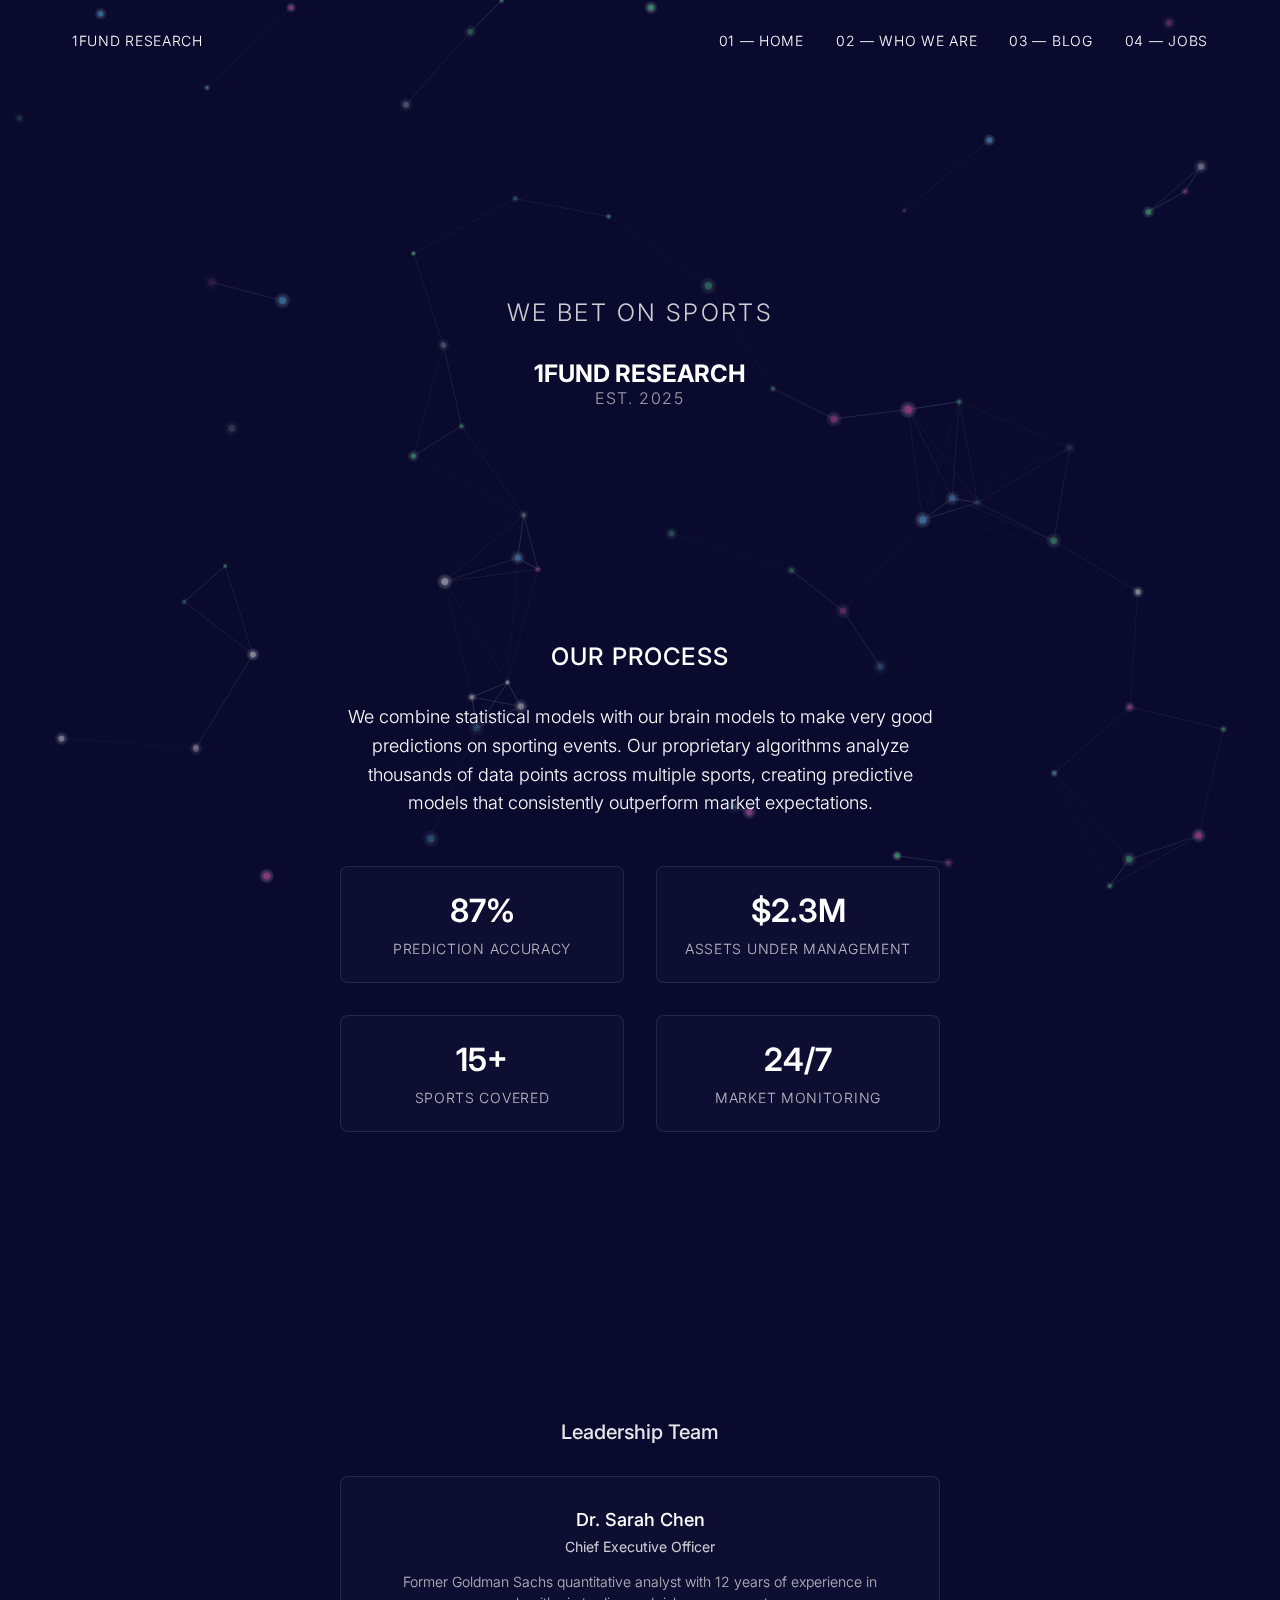
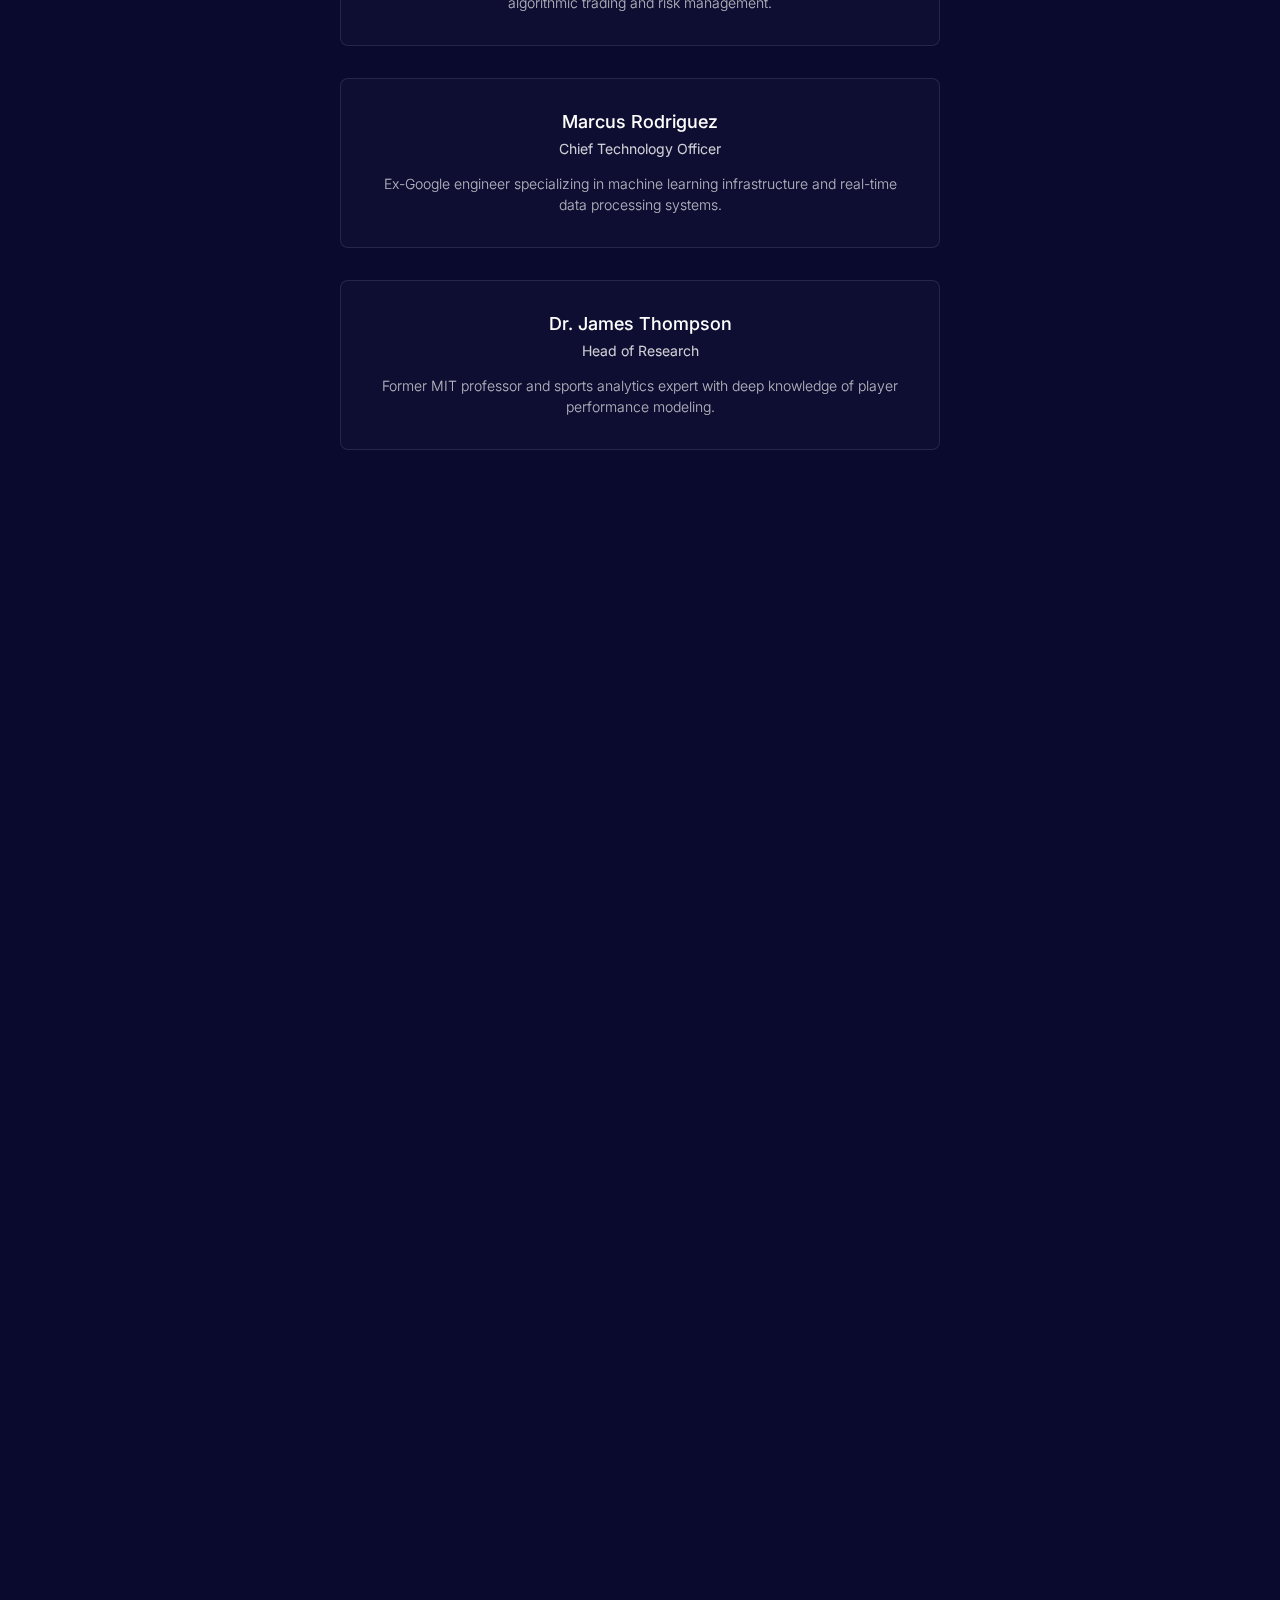
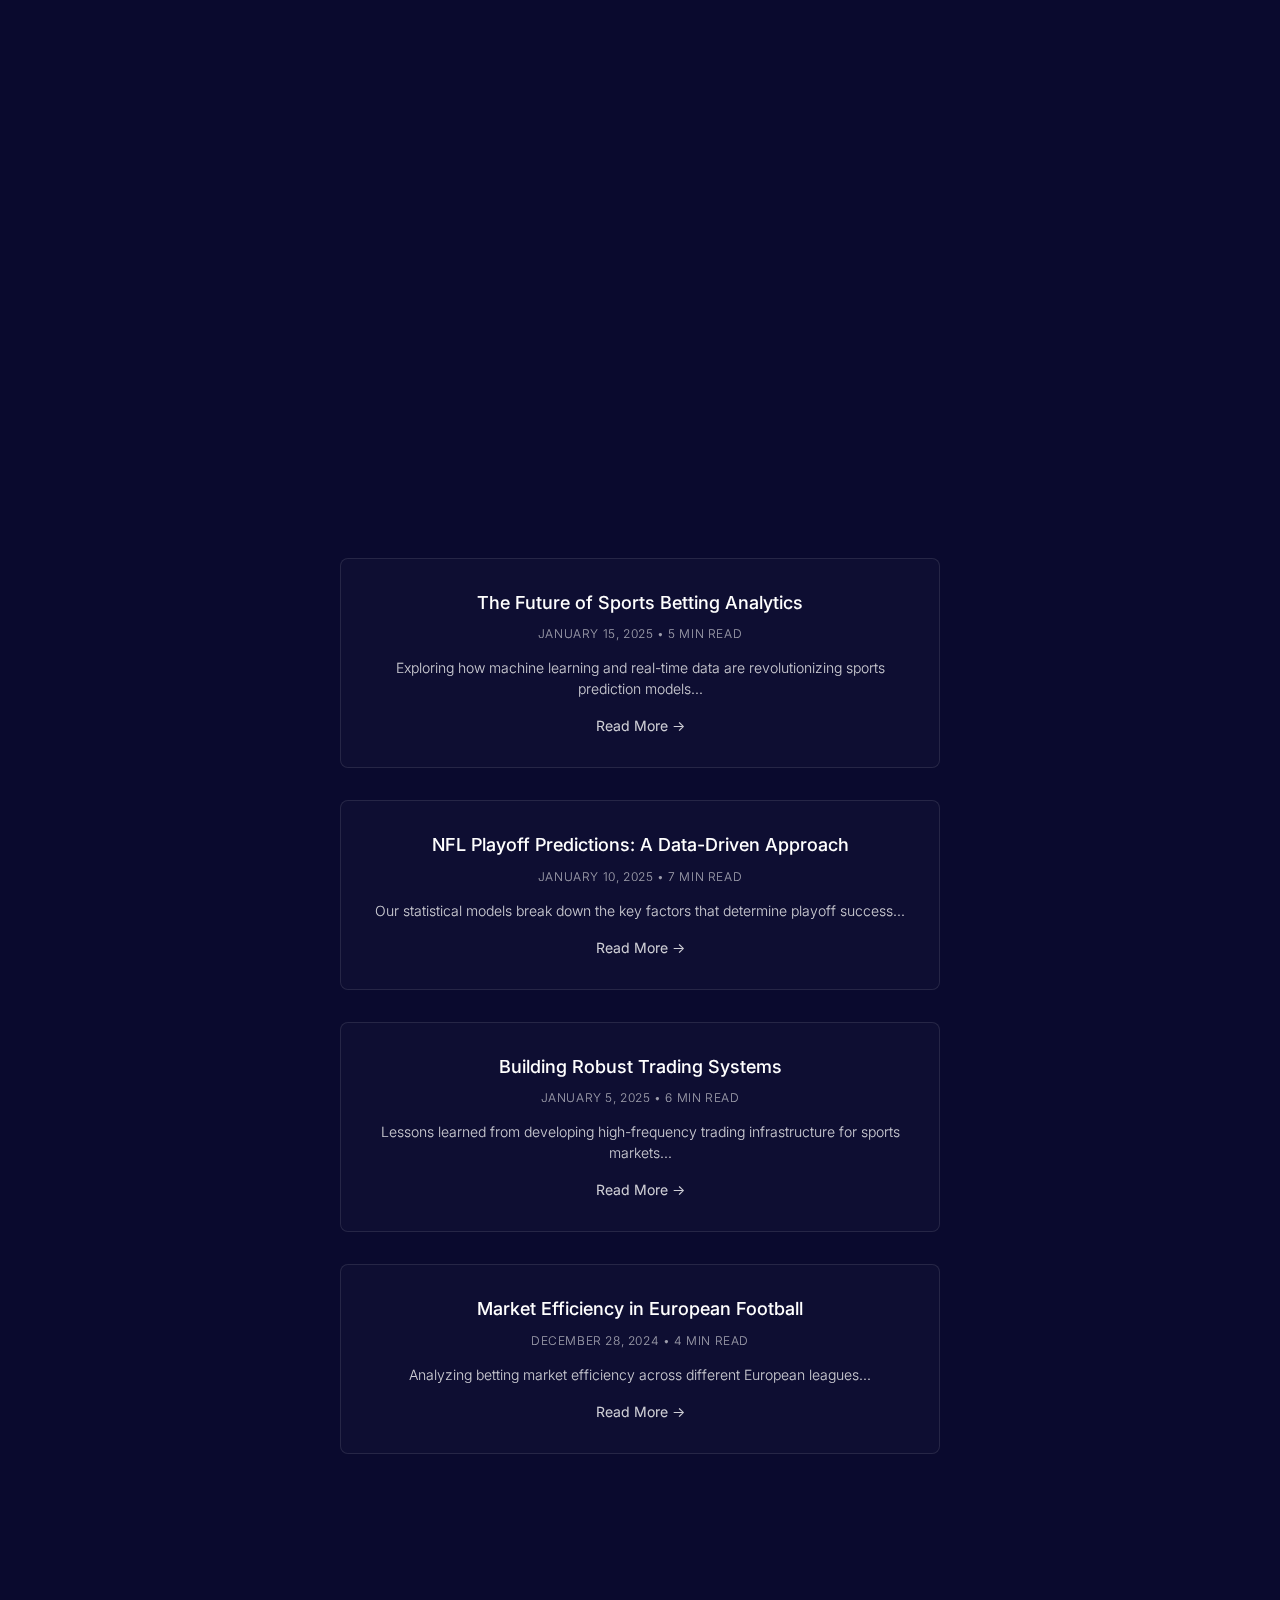
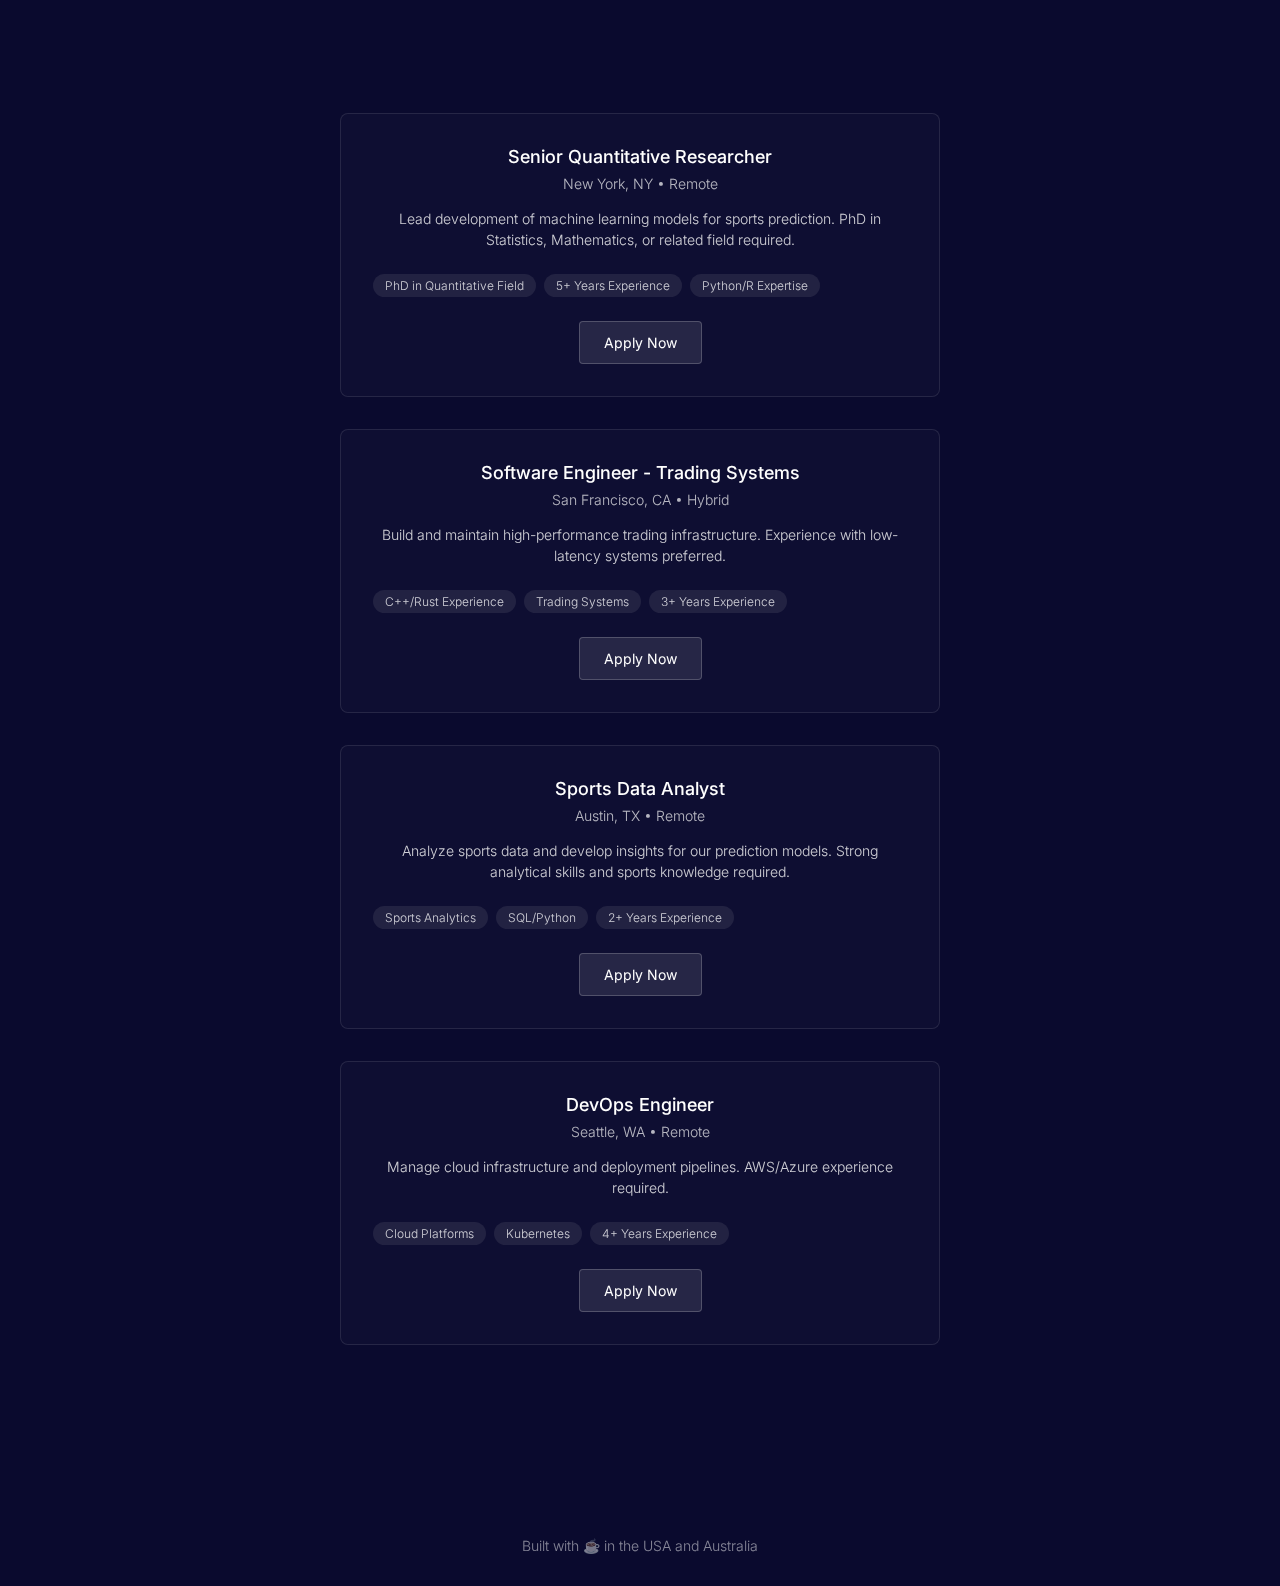
<file: index.html>
<!DOCTYPE html>
<html lang="en">
<head>
    <meta charset="UTF-8">
    <meta name="viewport" content="width=device-width, initial-scale=1.0">
    <title>1Fund Research</title>
    <link rel="stylesheet" href="styles.css">
    <link rel="preconnect" href="https://fonts.googleapis.com">
    <link rel="preconnect" href="https://fonts.gstatic.com" crossorigin>
    <link href="https://fonts.googleapis.com/css2?family=Inter:wght@300;400;500;600&display=swap" rel="stylesheet">
</head>
<body>
    <canvas id="graphCanvas"></canvas>
    
    <nav class="nav">
        <div class="nav-container">
            <div class="nav-left">
                <span class="nav-item">1FUND RESEARCH</span>
            </div>
            <div class="nav-right">
                <span class="nav-item">01 — HOME</span>
                <span class="nav-item">02 — WHO WE ARE</span>
                <span class="nav-item">03 — BLOG</span>
                <span class="nav-item">04 — JOBS</span>
            </div>
        </div>
    </nav>

    <main class="main">
        <div class="hero">
            <div class="hero-text">
                <h1 class="hero-title">WE BET ON SPORTS</h1>
                <h2 class="company-name">1FUND RESEARCH</h2>
                <p class="est-date">EST. 2025</p>
            </div>
        </div>

        <section class="content">
            <div class="section" id="home">
                <h3 class="section-title">OUR PROCESS</h3>
                <p class="section-description">
                    We combine statistical models with our brain models to make very good predictions on sporting events. Our proprietary algorithms analyze thousands of data points across multiple sports, creating predictive models that consistently outperform market expectations.
                </p>
                
                <div class="stats-grid">
                    <div class="stat-item">
                        <span class="stat-number">87%</span>
                        <span class="stat-label">Prediction Accuracy</span>
                    </div>
                    <div class="stat-item">
                        <span class="stat-number">$2.3M</span>
                        <span class="stat-label">Assets Under Management</span>
                    </div>
                    <div class="stat-item">
                        <span class="stat-number">15+</span>
                        <span class="stat-label">Sports Covered</span>
                    </div>
                    <div class="stat-item">
                        <span class="stat-number">24/7</span>
                        <span class="stat-label">Market Monitoring</span>
                    </div>
                </div>
            </div>

            <div class="section" id="who-we-are">
                <h3 class="section-title">WHO WE ARE</h3>
                <p class="section-description">
                    1Fund Research is a quantitative trading firm specializing in sports betting markets. Founded by former Wall Street quants and professional sports analysts, we leverage cutting-edge machine learning and statistical modeling to identify profitable opportunities in global sports markets.
                </p>
                
                <div class="team-section">
                    <h4 class="subsection-title">Leadership Team</h4>
                    <div class="team-grid">
                        <div class="team-member">
                            <h5>Dr. Sarah Chen</h5>
                            <p class="role">Chief Executive Officer</p>
                            <p class="bio">Former Goldman Sachs quantitative analyst with 12 years of experience in algorithmic trading and risk management.</p>
                        </div>
                        <div class="team-member">
                            <h5>Marcus Rodriguez</h5>
                            <p class="role">Chief Technology Officer</p>
                            <p class="bio">Ex-Google engineer specializing in machine learning infrastructure and real-time data processing systems.</p>
                        </div>
                        <div class="team-member">
                            <h5>Dr. James Thompson</h5>
                            <p class="role">Head of Research</p>
                            <p class="bio">Former MIT professor and sports analytics expert with deep knowledge of player performance modeling.</p>
                        </div>
                    </div>
                </div>
            </div>

            <div class="section" id="what-we-do">
                <h3 class="section-title">WHAT WE DO</h3>
                
                <div class="process-items">
                    <div class="process-item">
                        <span class="process-number">01 —</span>
                        <span class="process-title">STATISTICAL MODELS</span>
                        <p class="process-description">
                            We ingest data on all aspects of sporting events to train advanced machine learning models. Our proprietary algorithms analyze player statistics, team performance, weather conditions, injury reports, and historical matchups to generate highly accurate predictions.
                        </p>
                        <ul class="feature-list">
                            <li>Real-time data ingestion from 50+ sources</li>
                            <li>Advanced neural networks for pattern recognition</li>
                            <li>Ensemble methods combining multiple models</li>
                            <li>Continuous model retraining and optimization</li>
                        </ul>
                    </div>

                    <div class="process-item">
                        <span class="process-number">02 —</span>
                        <span class="process-title">BRAIN MODELS</span>
                        <p class="process-description">
                            We layer in ball knowledge from our very capable human brains. Our team of former professional athletes, coaches, and sports analysts provides crucial context that pure data models miss, including intangibles like team chemistry, coaching strategies, and psychological factors.
                        </p>
                        <ul class="feature-list">
                            <li>Expert analysis from former professional athletes</li>
                            <li>Coaching insights and strategic understanding</li>
                            <li>Psychological and motivational factors</li>
                            <li>Real-time game situation analysis</li>
                        </ul>
                    </div>

                    <div class="process-item">
                        <span class="process-number">03 —</span>
                        <span class="process-title">MARKET OPERATIONS</span>
                        <p class="process-description">
                            We have access to betting markets worldwide, allowing us to place bets in any region at any time. Our global network of partnerships ensures optimal execution and the best available odds across multiple jurisdictions.
                        </p>
                        <ul class="feature-list">
                            <li>Access to 200+ global betting markets</li>
                            <li>Automated execution systems</li>
                            <li>Risk management and position sizing</li>
                            <li>Real-time arbitrage opportunities</li>
                        </ul>
                    </div>

                    <div class="process-item">
                        <span class="process-number">04 —</span>
                        <span class="process-title">TECHNOLOGY</span>
                        <p class="process-description">
                            We build infrastructure to automate the tedious boring stuff so we can focus on what matters. Our proprietary trading platform handles everything from data collection to order execution, allowing our team to concentrate on strategy development and model refinement.
                        </p>
                        <ul class="feature-list">
                            <li>Microsecond-latency trading systems</li>
                            <li>Cloud-native infrastructure</li>
                            <li>Advanced monitoring and alerting</li>
                            <li>Scalable data processing pipelines</li>
                        </ul>
                    </div>
                </div>
            </div>

            <div class="section" id="blog">
                <h3 class="section-title">BLOG</h3>
                <p class="section-description">
                    Insights from our research team on sports analytics, market trends, and quantitative strategies.
                </p>
                
                <div class="blog-grid">
                    <article class="blog-post">
                        <h4>The Future of Sports Betting Analytics</h4>
                        <p class="blog-meta">January 15, 2025 • 5 min read</p>
                        <p class="blog-excerpt">Exploring how machine learning and real-time data are revolutionizing sports prediction models...</p>
                        <a href="#" class="read-more">Read More →</a>
                    </article>
                    
                    <article class="blog-post">
                        <h4>NFL Playoff Predictions: A Data-Driven Approach</h4>
                        <p class="blog-meta">January 10, 2025 • 7 min read</p>
                        <p class="blog-excerpt">Our statistical models break down the key factors that determine playoff success...</p>
                        <a href="#" class="read-more">Read More →</a>
                    </article>
                    
                    <article class="blog-post">
                        <h4>Building Robust Trading Systems</h4>
                        <p class="blog-meta">January 5, 2025 • 6 min read</p>
                        <p class="blog-excerpt">Lessons learned from developing high-frequency trading infrastructure for sports markets...</p>
                        <a href="#" class="read-more">Read More →</a>
                    </article>
                    
                    <article class="blog-post">
                        <h4>Market Efficiency in European Football</h4>
                        <p class="blog-meta">December 28, 2024 • 4 min read</p>
                        <p class="blog-excerpt">Analyzing betting market efficiency across different European leagues...</p>
                        <a href="#" class="read-more">Read More →</a>
                    </article>
                </div>
            </div>

            <div class="section" id="jobs">
                <h3 class="section-title">JOBS</h3>
                <p class="section-description">
                    Join our team of quantitative researchers, engineers, and sports analysts. We're looking for talented individuals who share our passion for data-driven decision making and sports analytics.
                </p>
                
                <div class="jobs-grid">
                    <div class="job-posting">
                        <h4>Senior Quantitative Researcher</h4>
                        <p class="job-location">New York, NY • Remote</p>
                        <p class="job-description">Lead development of machine learning models for sports prediction. PhD in Statistics, Mathematics, or related field required.</p>
                        <div class="job-requirements">
                            <span class="requirement">PhD in Quantitative Field</span>
                            <span class="requirement">5+ Years Experience</span>
                            <span class="requirement">Python/R Expertise</span>
                        </div>
                        <a href="#" class="apply-button">Apply Now</a>
                    </div>
                    
                    <div class="job-posting">
                        <h4>Software Engineer - Trading Systems</h4>
                        <p class="job-location">San Francisco, CA • Hybrid</p>
                        <p class="job-description">Build and maintain high-performance trading infrastructure. Experience with low-latency systems preferred.</p>
                        <div class="job-requirements">
                            <span class="requirement">C++/Rust Experience</span>
                            <span class="requirement">Trading Systems</span>
                            <span class="requirement">3+ Years Experience</span>
                        </div>
                        <a href="#" class="apply-button">Apply Now</a>
                    </div>
                    
                    <div class="job-posting">
                        <h4>Sports Data Analyst</h4>
                        <p class="job-location">Austin, TX • Remote</p>
                        <p class="job-description">Analyze sports data and develop insights for our prediction models. Strong analytical skills and sports knowledge required.</p>
                        <div class="job-requirements">
                            <span class="requirement">Sports Analytics</span>
                            <span class="requirement">SQL/Python</span>
                            <span class="requirement">2+ Years Experience</span>
                        </div>
                        <a href="#" class="apply-button">Apply Now</a>
                    </div>
                    
                    <div class="job-posting">
                        <h4>DevOps Engineer</h4>
                        <p class="job-location">Seattle, WA • Remote</p>
                        <p class="job-description">Manage cloud infrastructure and deployment pipelines. AWS/Azure experience required.</p>
                        <div class="job-requirements">
                            <span class="requirement">Cloud Platforms</span>
                            <span class="requirement">Kubernetes</span>
                            <span class="requirement">4+ Years Experience</span>
                        </div>
                        <a href="#" class="apply-button">Apply Now</a>
                    </div>
                </div>
            </div>
        </section>

        <footer class="footer">
            <p>Built with ☕️ in the USA and Australia</p>
        </footer>
    </main>

    <script src="script.js"></script>
</body>
</html>
</file>
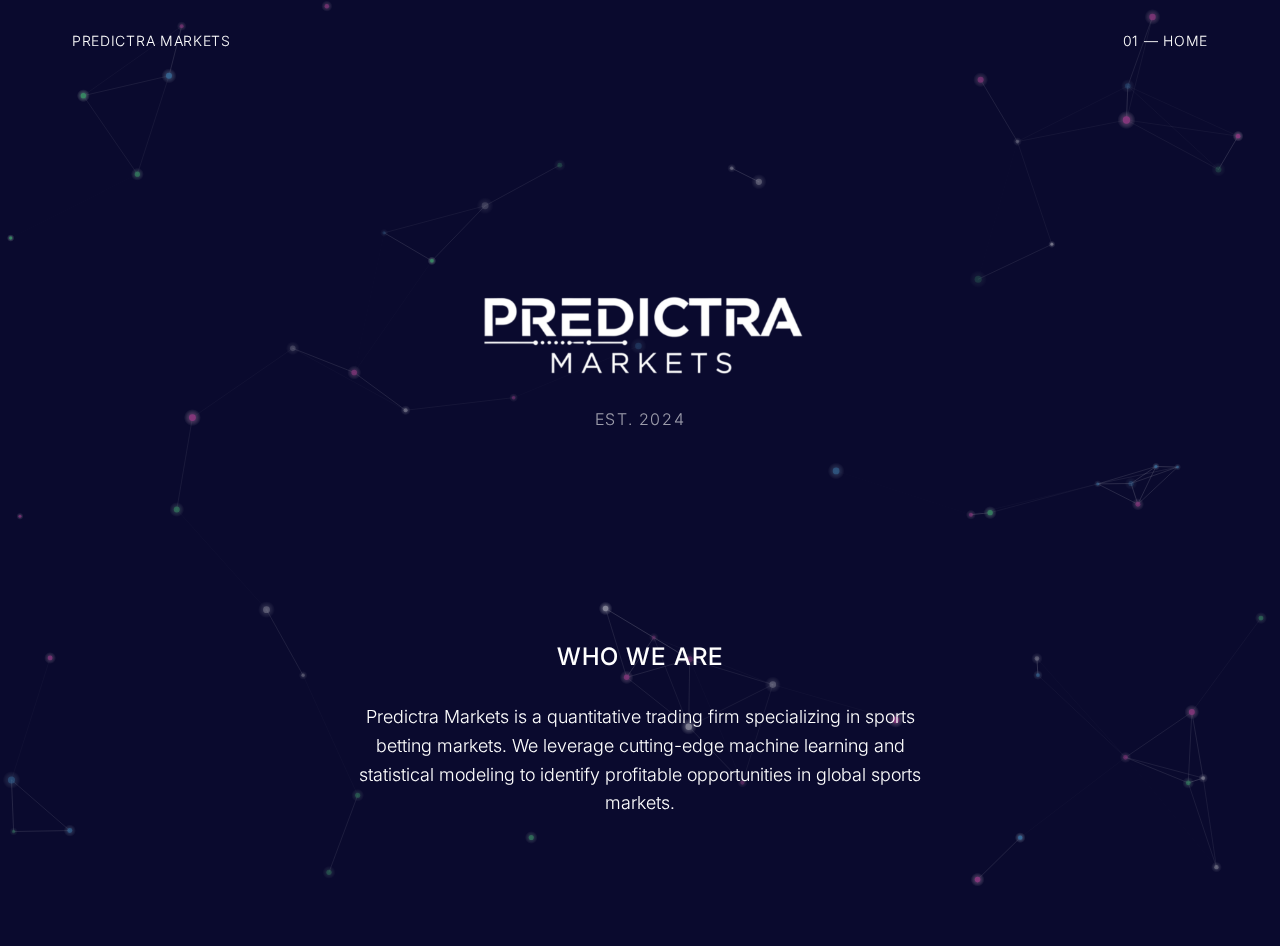
<file: index copy.html>
<!DOCTYPE html>
<html lang="en">
<head>
    <meta charset="UTF-8">
    <meta name="viewport" content="width=device-width, initial-scale=1.0">
    <title>Predictra Markets</title>
    <link rel="stylesheet" href="styles.css">
    <link rel="preconnect" href="https://fonts.googleapis.com">
    <link rel="preconnect" href="https://fonts.gstatic.com" crossorigin>
    <link href="https://fonts.googleapis.com/css2?family=Inter:wght@300;400;500;600&display=swap" rel="stylesheet">
</head>
<body>
    <canvas id="graphCanvas"></canvas>
    
    <nav class="nav">
        <div class="nav-container">
            <div class="nav-left">
                <span class="nav-item">PREDICTRA MARKETS</span>
            </div>
            <div class="nav-right">
                <span class="nav-item">01 — HOME</span>
                
            </div>
        </div>
    </nav>

    <main class="main">
        <div class="hero">
            <div class="hero-text">
                <img src="predictra-logo.png" alt="Predictra Markets" class="company-logo">
                <p class="est-date">EST. 2024</p>
            </div>
        </div>

        <section class="content">
            
            <div class="section" id="who-we-are">
                <h3 class="section-title">WHO WE ARE</h3>
                <p class="section-description">
                    Predictra Markets is a quantitative trading firm specializing in sports betting markets. We leverage cutting-edge machine learning and statistical modeling to identify profitable opportunities in global sports markets.
                </p>
            </div>

        </section>

        
    </main>

    <script src="script.js"></script>
</body>
</html>
</file>
<file: styles.css>
* {
    margin: 0;
    padding: 0;
    box-sizing: border-box;
}

body {
    font-family: 'Inter', sans-serif;
    background-color: #0a0a2e;
    color: #ffffff;
    overflow-x: hidden;
    position: relative;
}

#graphCanvas {
    position: fixed;
    top: 0;
    left: 0;
    width: 100%;
    height: 100%;
    z-index: -1;
    opacity: 0.5;
}

.nav {
    position: fixed;
    top: 0;
    left: 0;
    right: 0;
    z-index: 100;
    padding: 2rem 0;
}

.nav-container {
    display: flex;
    justify-content: space-between;
    align-items: center;
    max-width: 1200px;
    margin: 0 auto;
    padding: 0 2rem;
}

.nav-left, .nav-right {
    display: flex;
    gap: 2rem;
}

.nav-item {
    font-size: 0.875rem;
    font-weight: 300;
    letter-spacing: 0.05em;
    cursor: pointer;
    transition: opacity 0.3s ease;
}

.nav-item:hover {
    opacity: 0.7;
}

.main {
    padding-top: 8rem;
    min-height: 100vh;
}

.hero {
    display: flex;
    justify-content: center;
    align-items: center;
    min-height: 50vh;
    text-align: center;
    padding: 0 2rem;
}

.hero-text {
    max-width: 800px;
}

.hero-title {
    font-size: 1.5rem;
    font-weight: 300;
    letter-spacing: 0.1em;
    margin-bottom: 2rem;
    opacity: 0.8;
}

.company-logo {
    max-width: 400px;
    width: 100%;
    height: auto;
    margin-bottom: 1rem;
    filter: brightness(1.1);
}

.est-date {
    font-size: 1rem;
    font-weight: 300;
    letter-spacing: 0.1em;
    opacity: 0.6;
}

.content {
    max-width: 800px;
    margin: 0 auto;
    padding: 4rem 2rem;
    display: flex;
    flex-direction: column;
    align-items: center;
    text-align: center;
}

.section {
    margin-bottom: 4rem;
    max-width: 600px;
}

.section-title {
    font-size: 1.5rem;
    font-weight: 500;
    letter-spacing: 0.05em;
    margin-bottom: 2rem;
}

.section-description {
    font-size: 1.125rem;
    font-weight: 300;
    line-height: 1.6;
    max-width: 600px;
    opacity: 0.8;
}

.process-items {
    display: grid;
    gap: 3rem;
    margin-top: 3rem;
}

.process-item {
    display: flex;
    flex-direction: column;
    gap: 0.5rem;
}

.process-number {
    font-size: 1rem;
    font-weight: 400;
    letter-spacing: 0.05em;
    opacity: 0.6;
}

.process-title {
    font-size: 1.25rem;
    font-weight: 500;
    letter-spacing: 0.05em;
}

.process-description {
    font-size: 1rem;
    font-weight: 300;
    line-height: 1.5;
    opacity: 0.7;
    max-width: 500px;
}

/* Stats Grid */
.stats-grid {
    display: grid;
    grid-template-columns: repeat(auto-fit, minmax(200px, 1fr));
    gap: 2rem;
    margin-top: 3rem;
}

.stat-item {
    text-align: center;
    padding: 1.5rem;
    border: 1px solid rgba(255, 255, 255, 0.1);
    border-radius: 8px;
    background: rgba(255, 255, 255, 0.02);
}

.stat-number {
    display: block;
    font-size: 2rem;
    font-weight: 600;
    color: #ffffff;
    margin-bottom: 0.5rem;
}

.stat-label {
    font-size: 0.875rem;
    font-weight: 300;
    opacity: 0.7;
    text-transform: uppercase;
    letter-spacing: 0.05em;
}

/* Team Section */
.team-section {
    margin-top: 3rem;
}

.subsection-title {
    font-size: 1.25rem;
    font-weight: 500;
    margin-bottom: 2rem;
    opacity: 0.9;
}

.team-grid {
    display: grid;
    grid-template-columns: repeat(auto-fit, minmax(300px, 1fr));
    gap: 2rem;
}

.team-member {
    padding: 2rem;
    border: 1px solid rgba(255, 255, 255, 0.1);
    border-radius: 8px;
    background: rgba(255, 255, 255, 0.02);
}

.team-member h5 {
    font-size: 1.125rem;
    font-weight: 500;
    margin-bottom: 0.5rem;
}

.role {
    font-size: 0.875rem;
    font-weight: 400;
    color: #ffffff;
    opacity: 0.8;
    margin-bottom: 1rem;
}

.bio {
    font-size: 0.875rem;
    font-weight: 300;
    line-height: 1.5;
    opacity: 0.7;
}

/* Feature Lists */
.feature-list {
    list-style: none;
    margin-top: 1rem;
    padding-left: 0;
}

.feature-list li {
    position: relative;
    padding-left: 1.5rem;
    margin-bottom: 0.5rem;
    font-size: 0.875rem;
    font-weight: 300;
    opacity: 0.8;
}

.feature-list li::before {
    content: "→";
    position: absolute;
    left: 0;
    color: #ffffff;
    opacity: 0.6;
}

/* Blog Grid */
.blog-grid {
    display: grid;
    grid-template-columns: repeat(auto-fit, minmax(300px, 1fr));
    gap: 2rem;
    margin-top: 3rem;
}

.blog-post {
    padding: 2rem;
    border: 1px solid rgba(255, 255, 255, 0.1);
    border-radius: 8px;
    background: rgba(255, 255, 255, 0.02);
    transition: all 0.3s ease;
}

.blog-post:hover {
    background: rgba(255, 255, 255, 0.05);
    border-color: rgba(255, 255, 255, 0.2);
}

.blog-post h4 {
    font-size: 1.125rem;
    font-weight: 500;
    margin-bottom: 0.75rem;
    line-height: 1.3;
}

.blog-meta {
    font-size: 0.75rem;
    font-weight: 300;
    opacity: 0.6;
    margin-bottom: 1rem;
    text-transform: uppercase;
    letter-spacing: 0.05em;
}

.blog-excerpt {
    font-size: 0.875rem;
    font-weight: 300;
    line-height: 1.5;
    opacity: 0.8;
    margin-bottom: 1rem;
}

.read-more {
    font-size: 0.875rem;
    font-weight: 400;
    color: #ffffff;
    text-decoration: none;
    opacity: 0.8;
    transition: opacity 0.3s ease;
}

.read-more:hover {
    opacity: 1;
}

/* Jobs Grid */
.jobs-grid {
    display: grid;
    grid-template-columns: repeat(auto-fit, minmax(300px, 1fr));
    gap: 2rem;
    margin-top: 3rem;
}

.job-posting {
    padding: 2rem;
    border: 1px solid rgba(255, 255, 255, 0.1);
    border-radius: 8px;
    background: rgba(255, 255, 255, 0.02);
    transition: all 0.3s ease;
}

.job-posting:hover {
    background: rgba(255, 255, 255, 0.05);
    border-color: rgba(255, 255, 255, 0.2);
}

.job-posting h4 {
    font-size: 1.125rem;
    font-weight: 500;
    margin-bottom: 0.5rem;
}

.job-location {
    font-size: 0.875rem;
    font-weight: 300;
    opacity: 0.7;
    margin-bottom: 1rem;
}

.job-description {
    font-size: 0.875rem;
    font-weight: 300;
    line-height: 1.5;
    opacity: 0.8;
    margin-bottom: 1.5rem;
}

.job-requirements {
    display: flex;
    flex-wrap: wrap;
    gap: 0.5rem;
    margin-bottom: 1.5rem;
}

.requirement {
    font-size: 0.75rem;
    font-weight: 300;
    padding: 0.25rem 0.75rem;
    background: rgba(255, 255, 255, 0.1);
    border-radius: 12px;
    opacity: 0.8;
}

.apply-button {
    display: inline-block;
    padding: 0.75rem 1.5rem;
    background: rgba(255, 255, 255, 0.1);
    border: 1px solid rgba(255, 255, 255, 0.2);
    border-radius: 4px;
    color: #ffffff;
    text-decoration: none;
    font-size: 0.875rem;
    font-weight: 400;
    transition: all 0.3s ease;
}

.apply-button:hover {
    background: rgba(255, 255, 255, 0.2);
    border-color: rgba(255, 255, 255, 0.3);
}

.footer {
    text-align: center;
    padding: 4rem 2rem 2rem;
    font-size: 0.875rem;
    font-weight: 300;
    opacity: 0.5;
}

/* Responsive Design */
@media (max-width: 768px) {
    .nav-container {
        flex-direction: column;
        gap: 1rem;
    }
    
    .nav-left, .nav-right {
        gap: 1rem;
    }
    
    .nav-item {
        font-size: 0.75rem;
    }
    
    .hero-title {
        font-size: 1.25rem;
    }
    
    .company-logo {
        max-width: 280px;
    }
    
    .section-title {
        font-size: 1.25rem;
    }
    
    .section-description {
        font-size: 1rem;
    }
    
    .process-title {
        font-size: 1.125rem;
    }
    
    .process-description {
        font-size: 0.875rem;
    }
    
    .stats-grid {
        grid-template-columns: repeat(auto-fit, minmax(150px, 1fr));
        gap: 1rem;
    }
    
    .stat-number {
        font-size: 1.5rem;
    }
    
    .team-grid {
        grid-template-columns: 1fr;
    }
    
    .blog-grid {
        grid-template-columns: 1fr;
    }
    
    .jobs-grid {
        grid-template-columns: 1fr;
    }
    
    .job-requirements {
        flex-direction: column;
        align-items: flex-start;
    }
}

@media (max-width: 480px) {
    .nav-container {
        padding: 0 1rem;
    }
    
    .nav-left, .nav-right {
        flex-wrap: wrap;
        justify-content: center;
    }
    
    .hero {
        padding: 0 1rem;
    }
    
    .company-name {
        font-size: 2rem;
    }
    
    .content {
        padding: 4rem 1rem;
    }
    
    .section {
        margin-bottom: 4rem;
    }
    
    .process-items {
        gap: 2rem;
    }
}

/* Smooth scrolling */
html {
    scroll-behavior: smooth;
}

/* Custom scrollbar */
::-webkit-scrollbar {
    width: 8px;
}

::-webkit-scrollbar-track {
    background: #0a0a2e;
}

::-webkit-scrollbar-thumb {
    background: #2a2a5e;
    border-radius: 4px;
}

::-webkit-scrollbar-thumb:hover {
    background: #4a4a7e;
}
</file>
